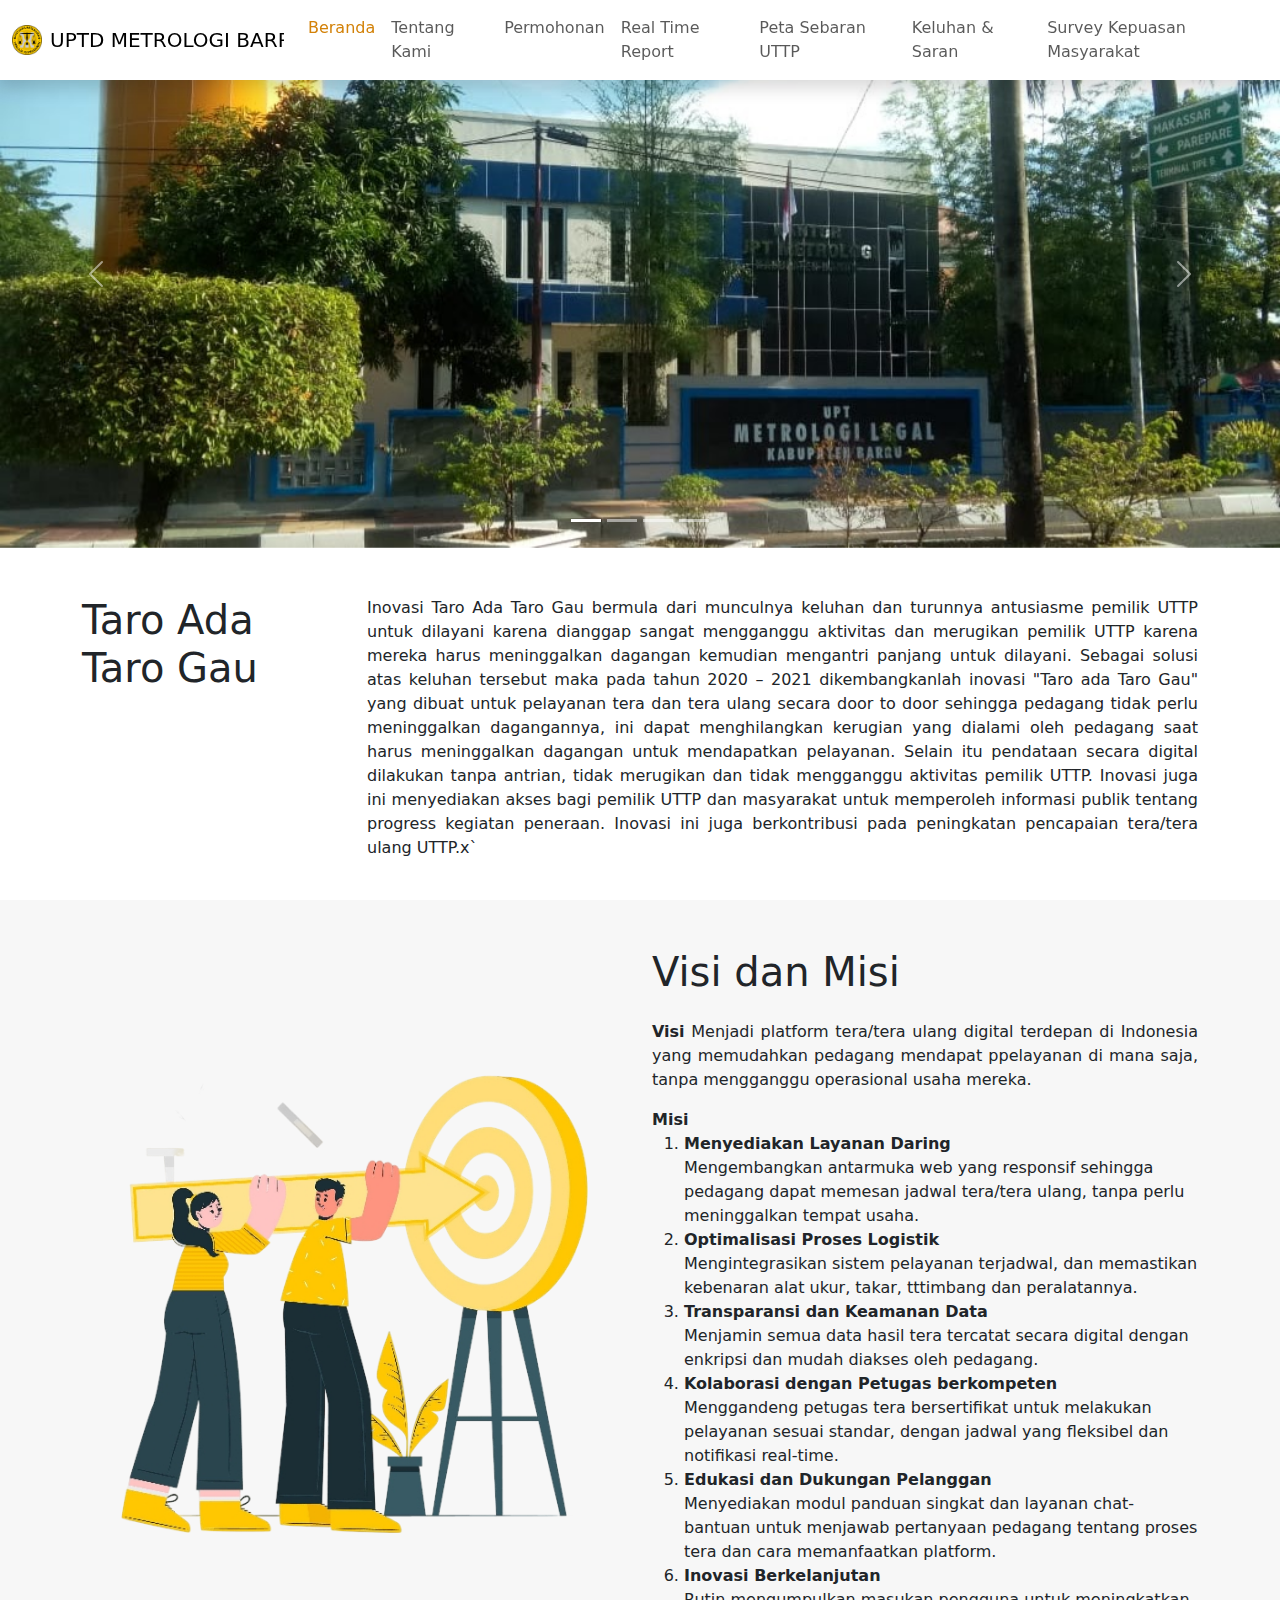
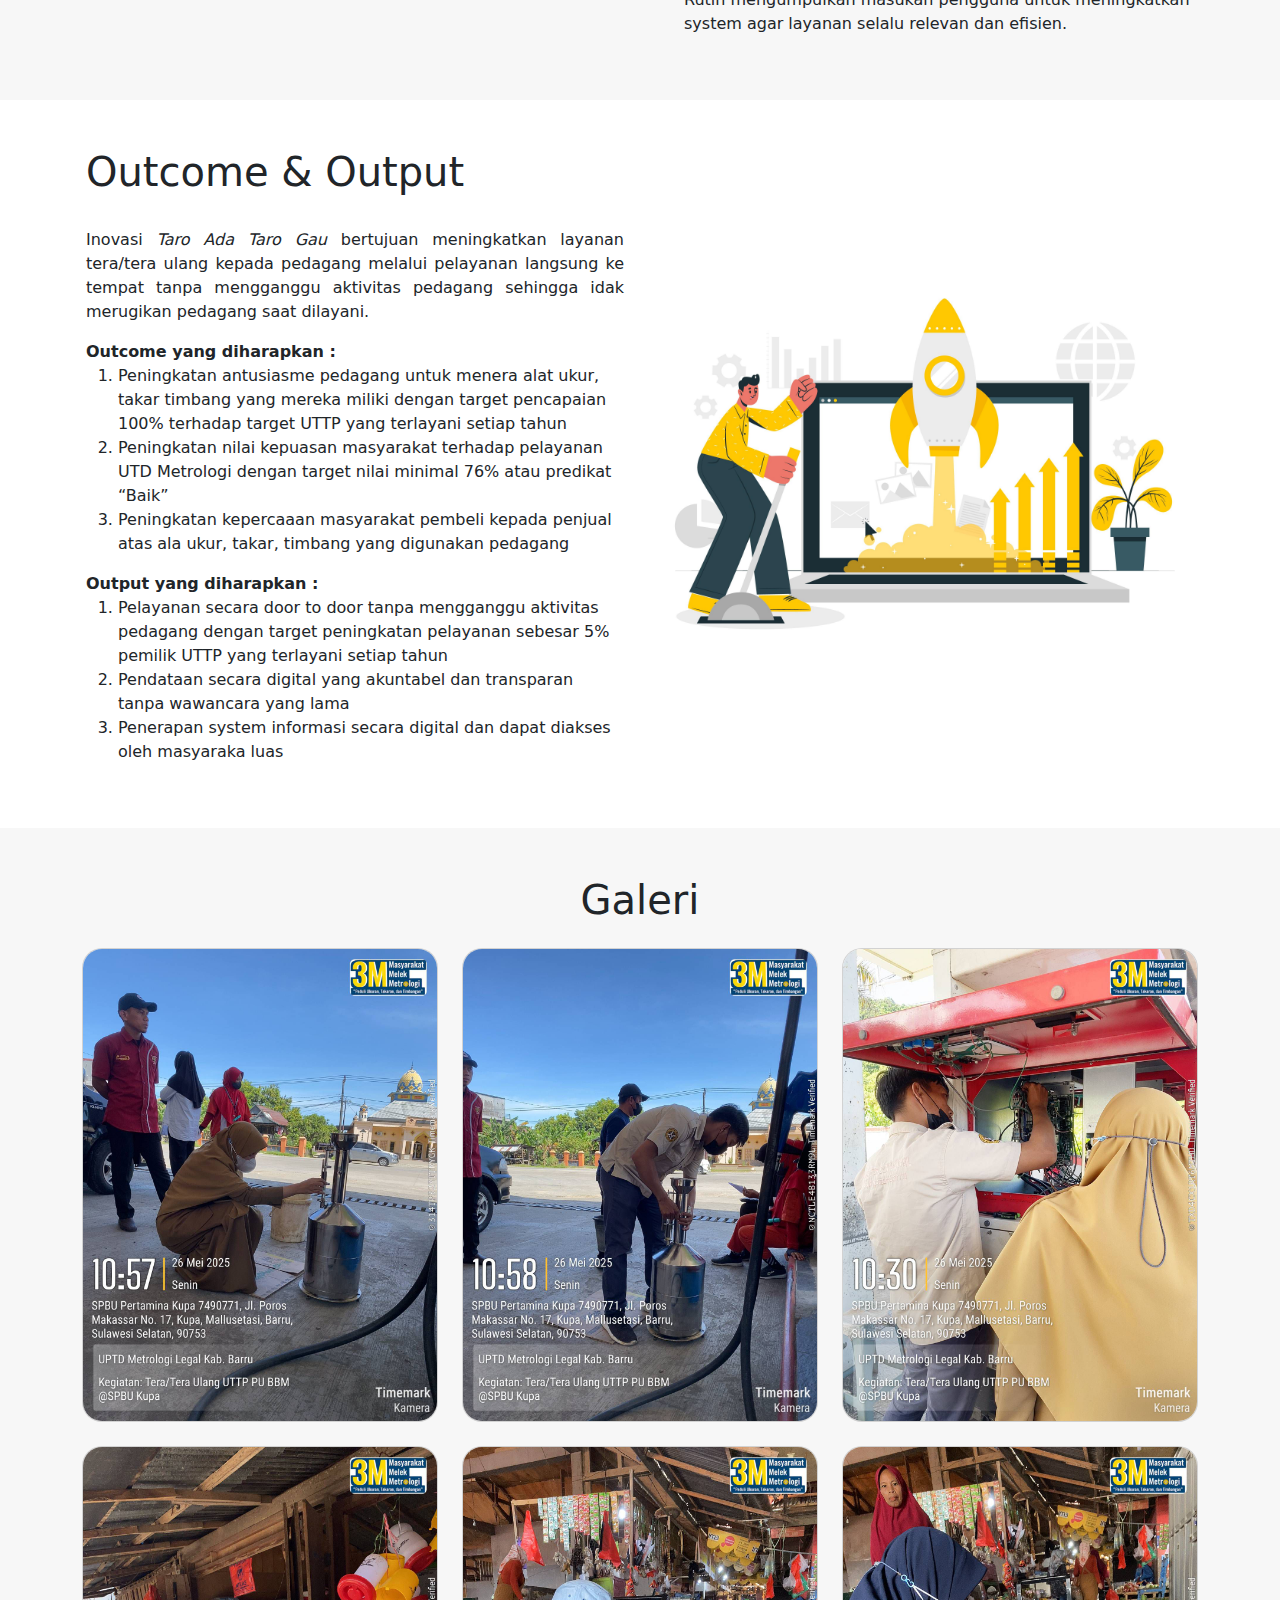
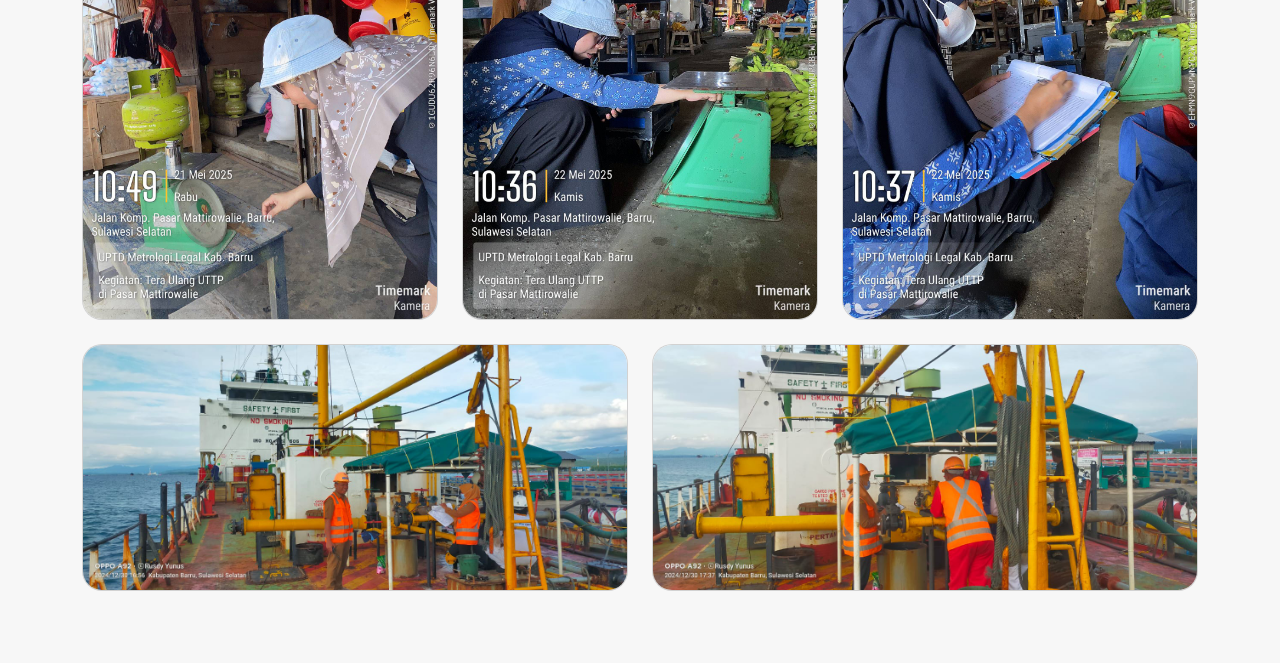
<file: index.html>
<!DOCTYPE html>
<html lang="en">

<head>
    <meta charset="UTF-8">
    <meta name="viewport" content="width=device-width, initial-scale=1.0">
    <title>UPTD METROLOGI BARRU</title>
    <link rel="shortcut icon" href="/metrologi.png" type="image/x-icon">
    <link rel="stylesheet" href="/bootstrap.min.css">
    <link rel="stylesheet" href="/style.css">
    <style>
        .card {
            transition: 0.2s !important;
            border-radius: 20px;
        }

        .card:hover {
            scale: 1.02;
        }
    </style>
</head>

<body>
    <!-- Navbar -->
    <nav class="navbar navbar-expand-xl bg-white shadow w-100" style="z-index: 9999; position: fixed;">
        <div class="container-fluid">
            <a class="navbar-brand d-flex align-items-center gap-2 text-truncate" href="#">
                <img src="/metrologi.png" alt="" style="height: 30px; width: 30px; object-fit: contain;">
                UPTD METROLOGI BARRU</a>
            <button class="navbar-toggler" type="button" data-bs-toggle="collapse"
                data-bs-target="#navbarSupportedContent" aria-controls="navbarSupportedContent" aria-expanded="false"
                aria-label="Toggle navigation">
                <span class="navbar-toggler-icon"></span>
            </button>

            <div class="collapse navbar-collapse" id="navbarSupportedContent">
                <ul class="navbar-nav ms-auto mb-2 mb-lg-0">
                    <li class="nav-item">
                        <a class="nav-link active" aria-current="page" href="/">Beranda</a>
                    </li>
                    <li class="nav-item">
                        <a class="nav-link" aria-current="page" href="/aboutus">Tentang Kami</a>
                    </li>
                    <li class="nav-item">
                        <a class="nav-link" aria-current="page" href="/permohonan">Permohonan</a>
                    </li>
                    <li class="nav-item">
                        <a class="nav-link" aria-current="page" href="/realtimereport">Real Time Report</a>
                    </li>
                    <li class="nav-item">
                        <a class="nav-link" aria-current="page" href="/petasebaranuttp">Peta Sebaran UTTP</a>
                    </li>
                    <li class="nav-item">
                        <a class="nav-link" aria-current="page" href="/keluhandansaran">Keluhan & Saran</a>
                    </li>
                    <li class="nav-item">
                        <a class="nav-link" aria-current="page" href="/surveykepuasanmasyarakat">Survey Kepuasan
                            Masyarakat</a>
                    </li>
                </ul>
            </div>
        </div>
    </nav>

    <!-- carousel -->
    <div id="carouselExampleCaptions" class="carousel slide pt-5">
        <div class="carousel-indicators">
            <button type="button" data-bs-target="#carouselExampleCaptions" data-bs-slide-to="0" class="active"
                aria-current="true" aria-label="Slide 1"></button>
            <button type="button" data-bs-target="#carouselExampleCaptions" data-bs-slide-to="1"
                aria-label="Slide 2"></button>
            <button type="button" data-bs-target="#carouselExampleCaptions" data-bs-slide-to="2"
                aria-label="Slide 3"></button>
            <button type="button" data-bs-target="#carouselExampleCaptions" data-bs-slide-to="3"
                aria-label="Slide 4"></button>
        </div>
        <div class="carousel-inner">
            <div class="carousel-item active">
                <img src="/bg1.jpg" loading="lazy" class="d-block w-100" alt="...">
            </div>
            <div class="carousel-item">
                <img src="/bg2.jpeg" loading="lazy" class="d-block w-100" alt="...">
            </div>
            <div class="carousel-item">
                <img src="/bg3.jpeg" loading="lazy" class="d-block w-100" alt="...">
            </div>
            <div class="carousel-item">
                <img src="/bg4.jpeg" loading="lazy" class="d-block w-100" alt="...">
            </div>
        </div>
        <button class="carousel-control-prev" type="button" data-bs-target="#carouselExampleCaptions"
            data-bs-slide="prev">
            <span class="carousel-control-prev-icon" aria-hidden="true"></span>
            <span class="visually-hidden">Previous</span>
        </button>
        <button class="carousel-control-next" type="button" data-bs-target="#carouselExampleCaptions"
            data-bs-slide="next">
            <span class="carousel-control-next-icon" aria-hidden="true"></span>
            <span class="visually-hidden">Next</span>
        </button>
    </div>

    <div class="container mt-5 mb-4">
        <div class="row ">
            <div class="col-md-3">
                <h1>Taro Ada <br>
                    Taro Gau</h1>
            </div>
            <div class="col">
                <div>
                    <p style="text-align: justify;">Inovasi Taro Ada Taro Gau bermula dari munculnya keluhan dan
                        turunnya antusiasme pemilik UTTP
                        untuk dilayani
                        karena dianggap sangat mengganggu aktivitas dan merugikan pemilik UTTP karena mereka harus
                        meninggalkan
                        dagangan kemudian mengantri panjang untuk dilayani. Sebagai solusi atas keluhan tersebut maka
                        pada tahun
                        2020 – 2021 dikembangkanlah inovasi "Taro ada Taro Gau" yang dibuat untuk pelayanan tera dan
                        tera ulang
                        secara door to door sehingga pedagang tidak perlu meninggalkan dagangannya, ini dapat
                        menghilangkan kerugian
                        yang dialami oleh pedagang saat harus meninggalkan dagangan untuk mendapatkan pelayanan. Selain
                        itu
                        pendataan secara digital dilakukan tanpa antrian, tidak merugikan dan tidak mengganggu aktivitas
                        pemilik
                        UTTP. Inovasi juga ini menyediakan akses bagi pemilik UTTP dan masyarakat untuk memperoleh
                        informasi publik
                        tentang progress kegiatan peneraan. Inovasi ini juga berkontribusi pada peningkatan pencapaian
                        tera/tera
                        ulang UTTP.x`</p>

                </div>
            </div>
        </div>
    </div>

    <div style="background-color: rgb(247, 247, 247);">
        <div class="container py-5">
            <div class="row">
                <div class="col-md-6 d-flex align-items-center justify-content-center">
                    <img src="/goal2.png" loading="lazy"
                        style="max-height: 500px; width: 100%; object-fit: cover; object-position: center;" alt=""
                        srcset="">
                </div>
                <div class="col-md-6">
                    <h1>Visi dan Misi</h1>
                    <div class="mt-4">

                        <p style="text-align: justify;"><b>Visi</b>
                            Menjadi platform tera/tera ulang digital terdepan di Indonesia yang memudahkan pedagang
                            mendapat
                            ppelayanan
                            di mana saja, tanpa mengganggu operasional usaha mereka. <br>
                        </p>


                        <b>Misi</b>
                        <ol>
                            <li>
                                <b>Menyediakan Layanan Daring</b>
                                <br>
                                Mengembangkan antarmuka web yang responsif sehingga pedagang dapat memesan jadwal
                                tera/tera
                                ulang, tanpa
                                perlu meninggalkan tempat usaha.
                            </li>
                            <li>
                                <b>Optimalisasi Proses Logistik</b>
                                <br>
                                Mengintegrasikan sistem pelayanan terjadwal, dan memastikan kebenaran alat ukur, takar,
                                tttimbang dan
                                peralatannya.
                            </li>
                            <li>
                                <b>Transparansi dan Keamanan Data</b>
                                <br>
                                Menjamin semua data hasil tera tercatat secara digital dengan enkripsi dan mudah diakses
                                oleh pedagang.
                            </li>
                            <li>
                                <b>Kolaborasi dengan Petugas berkompeten</b>
                                <br>
                                Menggandeng petugas tera bersertifikat untuk melakukan pelayanan sesuai standar, dengan
                                jadwal yang
                                fleksibel dan notifikasi real-time.
                            </li>
                            <li>
                                <b>Edukasi dan Dukungan Pelanggan</b>
                                <br>
                                Menyediakan modul panduan singkat dan layanan chat-bantuan untuk menjawab pertanyaan
                                pedagang
                                tentang
                                proses tera dan cara memanfaatkan platform.
                            </li>
                            <li>
                                <b>Inovasi Berkelanjutan</b>
                                <br>
                                Rutin mengumpulkan masukan pengguna untuk meningkatkan system agar layanan selalu
                                relevan
                                dan efisien.
                            </li>
                        </ol>
                    </div>
                </div>
            </div>
        </div>

    </div>
    <div class="container pb-5 mt-5">
        <div class="row">
            <div class="col-md-6 p-0 m-0 d-flex align-items-center justify-content-center order-1 order-md-2">
                <img src="/output.jpg" loading="lazy"
                    style="max-height: 500px; width: 100%; object-fit: cover; object-position: center;" alt=""
                    srcset="">
            </div>
            <div class="col-md-6 px-3 d-flex flex-column justify-content-center order-2 order-md-1">
                <h1 class="">Outcome & Output</h1>
                <p class="mt-4" style="text-align: justify;">
                    Inovasi <i>Taro Ada Taro Gau</i> bertujuan meningkatkan layanan tera/tera ulang kepada pedagang
                    melalui
                    pelayanan langsung ke tempat tanpa mengganggu aktivitas pedagang sehingga idak merugikan
                    pedagang
                    saat dilayani.
                </p>

                <b>Outcome yang diharapkan :</b>

                <ol>
                    <li>
                        Peningkatan antusiasme pedagang untuk menera alat ukur, takar timbang yang mereka miliki
                        dengan
                        target pencapaian 100% terhadap target UTTP yang terlayani setiap tahun
                    </li>
                    <li>
                        Peningkatan nilai kepuasan masyarakat terhadap pelayanan UTD Metrologi dengan target nilai
                        minimal 76% atau predikat “Baik”
                    </li>
                    <li>
                        Peningkatan kepercaaan masyarakat pembeli kepada penjual atas ala ukur, takar, timbang yang
                        digunakan pedagang
                    </li>
                </ol>

                <b>Output yang diharapkan :</b>
                <ol>
                    <li>
                        Pelayanan secara door to door tanpa mengganggu aktivitas pedagang dengan target peningkatan
                        pelayanan sebesar 5% pemilik UTTP yang terlayani setiap tahun
                    </li>
                    <li>
                        Pendataan secara digital yang akuntabel dan transparan tanpa wawancara yang lama
                    </li>
                    <li>
                        Penerapan system informasi secara digital dan dapat diakses oleh masyaraka luas
                    </li>
                </ol>

            </div>
        </div>
    </div>

    <div style="background-color: rgb(247, 247, 247);">
        <div class="container py-5">
            <h1 class="text-center">Galeri</h1>
            <div class="mt-4">
                <div class="row">
                    <div class="col-md-6 col-lg-4 mb-4">
                        <div class="card overflow-hidden">
                            <img class="card-img-top" src="/gl1.jpeg" loading="lazy" />
                        </div>
                    </div>
                    <div class="col-md-6 col-lg-4 mb-4">
                        <div class="card overflow-hidden">
                            <img class="card-img-top" src="/gl2.jpeg" loading="lazy" />
                        </div>
                    </div>
                    <div class="col-md-6 col-lg-4 mb-4">
                        <div class="card overflow-hidden">
                            <img class="card-img-top" src="/gl3.jpeg" loading="lazy" />
                        </div>
                    </div>
                    <div class="col-md-6 col-lg-4 mb-4">
                        <div class="card overflow-hidden">
                            <img class="card-img-top" src="/gl4.jpeg" loading="lazy" />
                        </div>
                    </div>
                    <div class="col-md-6 col-lg-4 mb-4">
                        <div class="card overflow-hidden">
                            <img class="card-img-top" src="/gl5.jpeg" loading="lazy" />
                        </div>
                    </div>
                    <div class="col-md-6 col-lg-4 mb-4">
                        <div class="card overflow-hidden">
                            <img class="card-img-top" src="/gl6.jpeg" loading="lazy" />
                        </div>
                    </div>
                    <div class="col-md-6 mb-4">
                        <div class="card overflow-hidden">
                            <img class="card-img-top" src="/gl7.jpeg" loading="lazy" />
                        </div>
                    </div>
                    <div class="col-md-6 mb-4">
                        <div class="card overflow-hidden">
                            <img class="card-img-top" src="/gl8.jpeg" loading="lazy" />
                        </div>
                    </div>
                </div>
            </div>
        </div>
    </div>
    <script src="/bootstrap.min.js"></script>
    <script src="/jquery.js"></script>
</body>

</html>
</file>
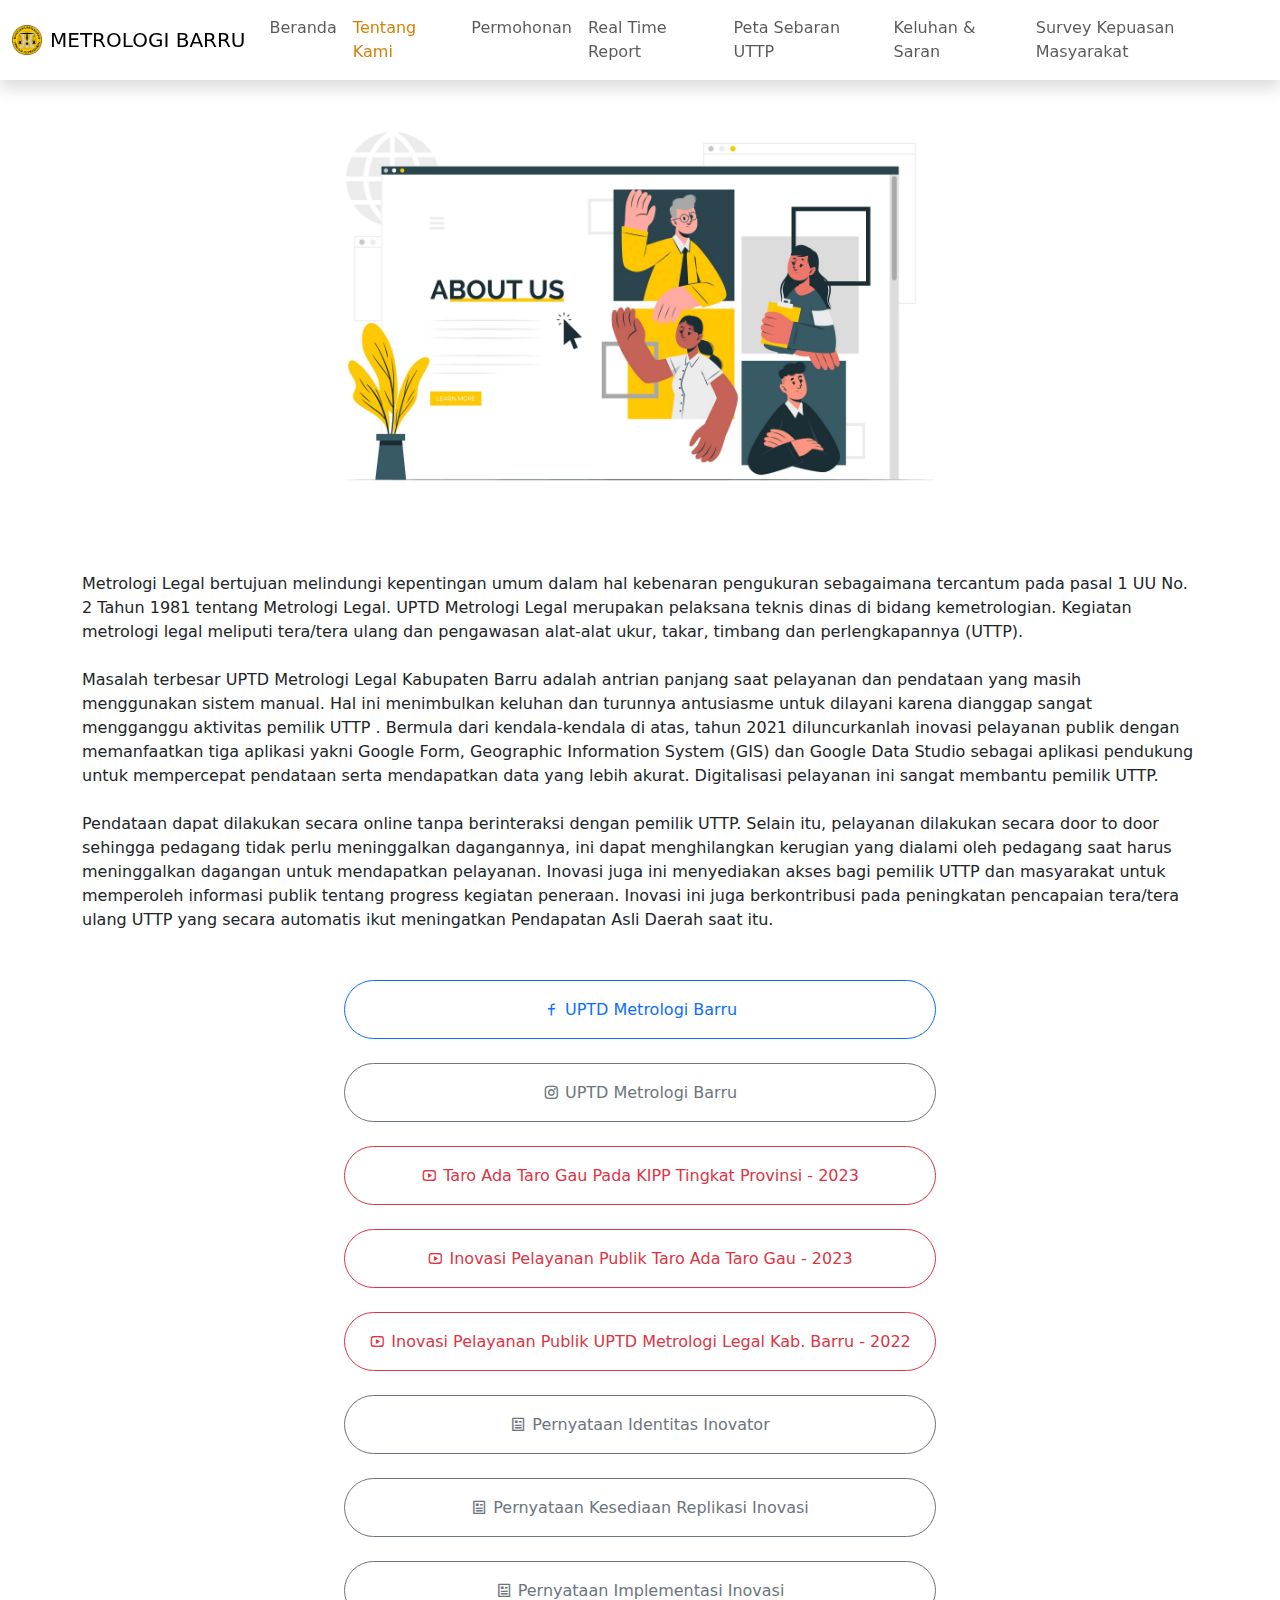
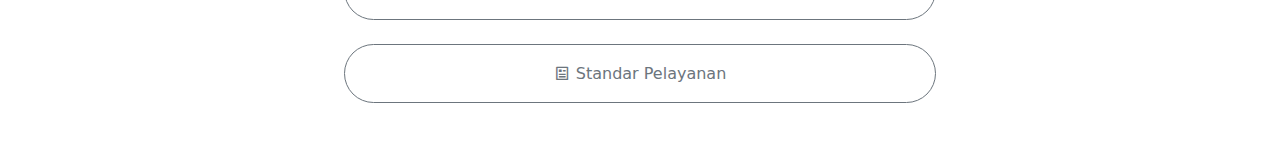
<file: aboutus/index.html>
<!DOCTYPE html>
<html lang="en">

<head>
    <meta charset="UTF-8">
    <meta name="viewport" content="width=device-width, initial-scale=1.0">
    <title>Tentang Kami</title>
    <link rel="shortcut icon" href="/metrologi.png" type="image/x-icon">
    <link rel="stylesheet" href="/bootstrap.min.css">
    <link rel="stylesheet" href="/style.css">
    <link rel="stylesheet" href="/remixicon.css">
</head>

<body>


    <!-- Navbar -->
    <nav class="navbar navbar-expand-xl bg-white shadow w-100" style="z-index: 99; position: fixed;">
        <div class="container-fluid">
            <a class="navbar-brand d-flex align-items-center gap-2" href="#">
                <img src="/metrologi.png" alt="" style="height: 30px; width: 30px; object-fit: contain;">
                METROLOGI BARRU</a>
            <button class="navbar-toggler" type="button" data-bs-toggle="collapse"
                data-bs-target="#navbarSupportedContent" aria-controls="navbarSupportedContent" aria-expanded="false"
                aria-label="Toggle navigation">
                <span class="navbar-toggler-icon"></span>
            </button>

            <div class="collapse navbar-collapse" id="navbarSupportedContent">
                <ul class="navbar-nav ms-auto mb-2 mb-lg-0">

                    <li class="nav-item">
                        <a class="nav-link" aria-current="page" href="/">Beranda</a>
                    </li>
                    <li class="nav-item">
                        <a class="nav-link active" aria-current="page" href="/aboutus">Tentang Kami</a>
                    </li>
                    <li class="nav-item">
                        <a class="nav-link" aria-current="page" href="/permohonan">Permohonan</a>
                    </li>
                    <li class="nav-item">
                        <a class="nav-link" aria-current="page" href="/realtimereport">Real Time Report</a>
                    </li>
                    <li class="nav-item">
                        <a class="nav-link" aria-current="page" href="/petasebaranuttp">Peta Sebaran UTTP</a>
                    </li>
                    <li class="nav-item">
                        <a class="nav-link" aria-current="page" href="/keluhandansaran">Keluhan & Saran</a>
                    </li>
                    <li class="nav-item">
                        <a class="nav-link" aria-current="page" href="/surveykepuasanmasyarakat">Survey Kepuasan
                            Masyarakat</a>
                    </li>
                </ul>
            </div>
        </div>
    </nav>

    <div class="container pt-5">
        <div class="d-flex justify-content-center w-100 align-items-center">
            <img src="/about.jpg" class="pt-5"
                style="max-height: 500px; width: 100%; object-fit:contain; object-position: center;" alt="">

        </div>
        <div>
            <!-- <h1 class="">Tentang Kami</h1> -->
            <p class="mt-4">Metrologi Legal bertujuan melindungi kepentingan umum dalam hal kebenaran pengukuran
                sebagaimana tercantum pada pasal 1 UU No. 2 Tahun 1981 tentang Metrologi Legal. UPTD Metrologi Legal
                merupakan pelaksana teknis dinas di bidang kemetrologian. Kegiatan metrologi legal meliputi tera/tera
                ulang dan pengawasan alat-alat ukur, takar, timbang dan perlengkapannya (UTTP).
                <br>
                <br>
                Masalah terbesar UPTD Metrologi Legal Kabupaten Barru adalah antrian panjang saat pelayanan dan
                pendataan yang masih menggunakan sistem manual. Hal ini menimbulkan keluhan dan turunnya antusiasme
                untuk dilayani karena dianggap sangat mengganggu aktivitas pemilik UTTP . Bermula dari kendala-kendala
                di atas, tahun 2021 diluncurkanlah inovasi pelayanan publik dengan memanfaatkan tiga aplikasi yakni
                Google Form, Geographic Information System (GIS) dan Google Data Studio sebagai aplikasi pendukung untuk
                mempercepat pendataan serta mendapatkan data yang lebih akurat. Digitalisasi pelayanan ini sangat
                membantu pemilik UTTP.
                <br><br>
                Pendataan dapat dilakukan secara online tanpa berinteraksi dengan pemilik UTTP. Selain itu, pelayanan
                dilakukan secara door to door sehingga pedagang tidak perlu meninggalkan dagangannya, ini dapat
                menghilangkan kerugian yang dialami oleh pedagang saat harus meninggalkan dagangan untuk mendapatkan
                pelayanan. Inovasi juga ini menyediakan akses bagi pemilik UTTP dan masyarakat untuk memperoleh
                informasi publik tentang progress kegiatan peneraan. Inovasi ini juga berkontribusi pada peningkatan
                pencapaian tera/tera ulang UTTP yang secara automatis ikut meningatkan Pendapatan Asli Daerah saat itu.
            </p>


        </div>

        <div class="w-100 d-flex justify-content-center mt-4">
            <div class="d-flex flex-column mb-5" style="max-width: 600px;">
                <a href="https://www.facebook.com/share/r/1E5Kn5rrVn/" target="_blank"
                    class="mt-4 btn btn-outline-primary py-3 px-4 rounded-5">
                    <i class="ri-facebook-line"></i>
                    UPTD Metrologi Barru</a>
                <a href="https://www.instagram.com/metrologi_barru/?igsh=MWxpMW10Z2o2Y3N1bA%3D%3D#" target="_blank"
                    class="mt-4 btn btn-outline-secondary py-3 px-4 rounded-5">
                    <i class="ri-instagram-line"></i>
                    UPTD Metrologi Barru</a>
                <a href="https://www.youtube.com/watch?v=fIM-nUDiy0c&ab_channel=TatalaksanaProv.Sulsel" target="_blank"
                    class="mt-4 btn btn-outline-danger py-3 px-4 rounded-5">
                    <i class="ri-youtube-line"></i>
                    Taro Ada Taro Gau Pada KIPP Tingkat Provinsi - 2023</a>

                <a href="https://www.youtube.com/watch?v=P8Nk9ygme5E&ab_channel=UPTDMetrologiLegalBarru" target="_blank"
                    class="mt-4 btn btn-outline-danger py-3 px-4 rounded-5">
                    <i class="ri-youtube-line"></i>
                    Inovasi Pelayanan Publik Taro Ada Taro Gau - 2023</a>


                <a href="https://www.youtube.com/watch?v=XrmcBcylL40&ab_channel=UPTDMetrologiLegalBarru" target="_blank"
                    class="mt-4 btn btn-outline-danger py-3 px-4 rounded-5">
                    <i class="ri-youtube-line"></i>
                    Inovasi Pelayanan Publik UPTD Metrologi Legal Kab. Barru - 2022</a>
                <a href="/Pernyataan identitas inovator.pdf" target="_blank"
                    class="mt-4 btn btn-outline-secondary py-3 px-4 rounded-5">
                    <i class="ri-article-line"></i>
                    Pernyataan Identitas Inovator</a>
                <a href="/pernyataan kesediaan replikasi inovasi .pdf" target="_blank"
                    class="mt-4 btn btn-outline-secondary py-3 px-4 rounded-5">
                    <i class="ri-article-line"></i>
                    Pernyataan Kesediaan Replikasi Inovasi</a>
                <a href="/Pernyataan implementasi inovasi.pdf" target="_blank"
                    class="mt-4 btn btn-outline-secondary py-3 px-4 rounded-5">
                    <i class="ri-article-line"></i>
                    Pernyataan Implementasi Inovasi</a>
                <a href="https://drive.google.com/drive/folders/1m3dCDhGvqXYgLF-NHUVrx4iKndC8EK4H" target="_blank"
                    class="mt-4 btn btn-outline-secondary py-3 px-4 rounded-5">
                    <i class="ri-article-line"></i>
                    Standar Pelayanan</a>
            </div>

        </div>

    </div>

    <script src="/bootstrap.min.js"></script>
</body>

</html>
</file>
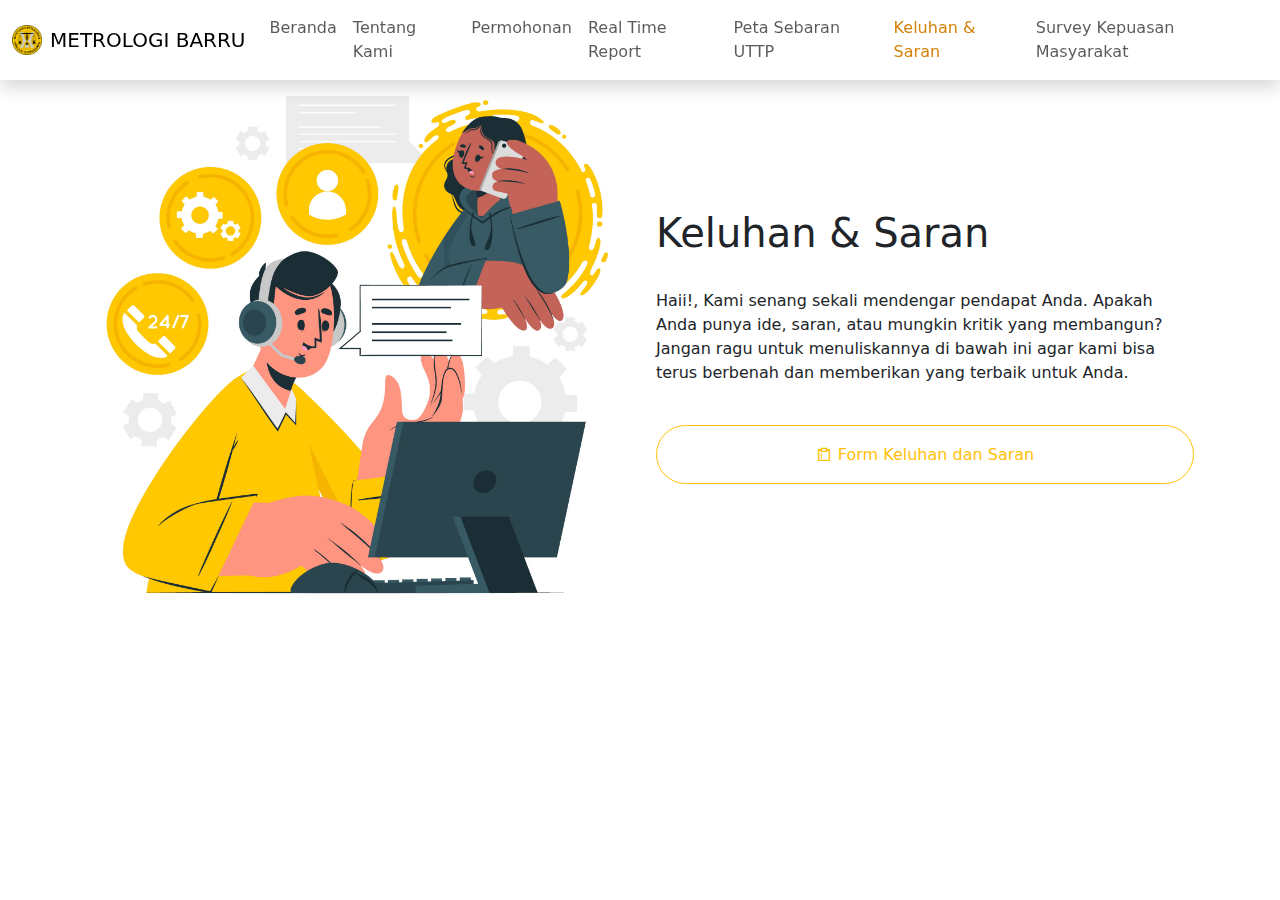
<file: keluhandansaran/index.html>
<!DOCTYPE html>
<html lang="en">

<head>
    <meta charset="UTF-8">
    <meta name="viewport" content="width=device-width, initial-scale=1.0">
    <title>Keluhan Dan Saran</title>
    <link rel="shortcut icon" href="/metrologi.png" type="image/x-icon">
    <link rel="stylesheet" href="/bootstrap.min.css">
    <link rel="stylesheet" href="/style.css">
    <link rel="stylesheet" href="/remixicon.css">
</head>

<body>
    <div class="modal fade" id="exampleModal" tabindex="-1" aria-hidden="true">
        <div class="modal-dialog modal-dialog-centered modal-lg">
            <div class="modal-content rounded-4 overflow-hidden">
                <div class="modal-header p-3 m-0">
                    <button type="button" class="btn-close rounded-5 ms-auto me-2 w-fit" data-bs-dismiss="modal"
                        aria-label="Close">
                    </button>
                </div>
                <div class="modal-body p-0 m-0">
                    <div class="d-flex flex-column">
                        <iframe class="w-100" style="height: 82dvh;"
                            src="https://docs.google.com/forms/d/e/1FAIpQLScA74hShM3K4gMA0nO0PjEIelSAKnjTIELwClxVVksyKctDQQ/viewform?embedded=true"
                            frameborder="0" marginheight="0" marginwidth="0">Memuat…</iframe>
                    </div>
                </div>
            </div>
        </div>
    </div>
    <!-- Navbar -->
    <nav class="navbar navbar-expand-xl bg-white shadow w-100" style="z-index: 99; position: fixed;">
        <div class="container-fluid">
            <a class="navbar-brand d-flex align-items-center gap-2" href="#">
                <img src="/metrologi.png" alt="" style="height: 30px; width: 30px; object-fit: contain;">
                METROLOGI BARRU</a>
            <button class="navbar-toggler" type="button" data-bs-toggle="collapse"
                data-bs-target="#navbarSupportedContent" aria-controls="navbarSupportedContent" aria-expanded="false"
                aria-label="Toggle navigation">
                <span class="navbar-toggler-icon"></span>
            </button>

            <div class="collapse navbar-collapse" id="navbarSupportedContent">
                <ul class="navbar-nav ms-auto mb-2 mb-lg-0">

                    <li class="nav-item">
                        <a class="nav-link" aria-current="page" href="/">Beranda</a>
                    </li>
                    <li class="nav-item">
                        <a class="nav-link" aria-current="page" href="/aboutus">Tentang Kami</a>
                    </li>
                    <li class="nav-item">
                        <a class="nav-link" aria-current="page" href="/permohonan">Permohonan</a>
                    </li>
                    <li class="nav-item">
                        <a class="nav-link" aria-current="page" href="/realtimereport">Real Time Report</a>
                    </li>
                    <li class="nav-item">
                        <a class="nav-link" aria-current="page" href="/petasebaranuttp">Peta Sebaran UTTP</a>
                    </li>
                    <li class="nav-item">
                        <a class="nav-link active" aria-current="page" href="/keluhandansaran">Keluhan & Saran</a>
                    </li>
                    <li class="nav-item">
                        <a class="nav-link" aria-current="page" href="/surveykepuasanmasyarakat">Survey Kepuasan
                            Masyarakat</a>
                    </li>
                </ul>
            </div>
        </div>
    </nav>

    <div class="container pt-5 mb-4">
        <div class="row mt-5">
            <div class="col-md-6 p-0 m-0">
                <img src="/service2.jpg"
                    style="max-height: 500px; width: 100%; object-fit: cover; object-position: center;" alt=""
                    srcset="">
            </div>
            <div class="col-md-6 px-3 d-flex flex-column justify-content-center">
                <h1 class="">Keluhan & Saran</h1>
                <p class="mt-4">Haii!, Kami senang sekali mendengar pendapat Anda. Apakah Anda punya ide, saran, atau
                    mungkin kritik yang membangun? Jangan ragu untuk menuliskannya di bawah ini agar kami bisa terus
                    berbenah dan memberikan yang terbaik untuk Anda.</p>
                <button class="mt-4 btn btn-outline-warning py-3 px-4 rounded-5" data-bs-toggle="modal"
                    data-bs-target="#exampleModal"><i class="ri-survey-line"></i> Form Keluhan dan Saran</button>
            </div>
        </div>

    </div>


    </div>
    <script src="/bootstrap.min.js"></script>
</body>

</html>
</file>
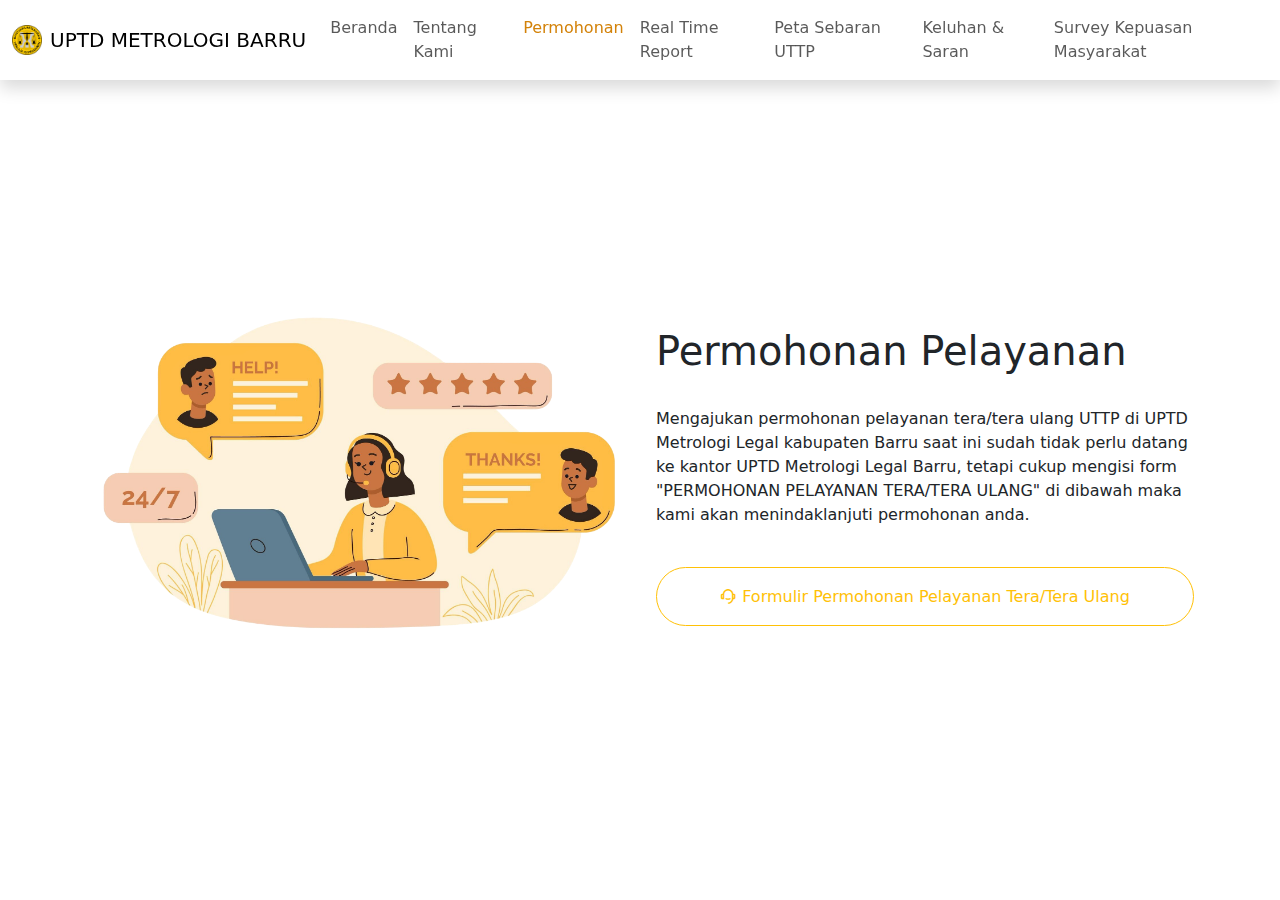
<file: permohonan/index.html>
<!DOCTYPE html>
<html lang="en">

<head>
    <meta charset="UTF-8">
    <meta name="viewport" content="width=device-width, initial-scale=1.0">
    <title>Permohonan</title>
    <link rel="shortcut icon" href="/metrologi.png" type="image/x-icon">
    <link rel="stylesheet" href="/bootstrap.min.css">
    <link rel="stylesheet" href="/style.css">
    <link rel="stylesheet" href="/remixicon.css">
</head>

<body>


    <!-- Navbar -->
    <nav class="navbar navbar-expand-xl bg-white shadow w-100" style="z-index: 99; position: fixed;">
        <div class="container-fluid">
            <a class="navbar-brand d-flex align-items-center gap-2" href="#">
                <img src="/metrologi.png" alt="" style="height: 30px; width: 30px; object-fit: contain;">
                UPTD METROLOGI BARRU</a>
            <button class="navbar-toggler" type="button" data-bs-toggle="collapse"
                data-bs-target="#navbarSupportedContent" aria-controls="navbarSupportedContent" aria-expanded="false"
                aria-label="Toggle navigation">
                <span class="navbar-toggler-icon"></span>
            </button>

            <div class="collapse navbar-collapse" id="navbarSupportedContent">
                <ul class="navbar-nav ms-auto mb-2 mb-lg-0">

                    <li class="nav-item">
                        <a class="nav-link" aria-current="page" href="/">Beranda</a>
                    </li>
                    <li class="nav-item">
                        <a class="nav-link" aria-current="page" href="/aboutus">Tentang Kami</a>
                    </li>
                    <li class="nav-item">
                        <a class="nav-link active" aria-current="page" href="/permohonan">Permohonan</a>
                    </li>
                    <li class="nav-item">
                        <a class="nav-link" aria-current="page" href="/realtimereport">Real Time Report</a>
                    </li>
                    <li class="nav-item">
                        <a class="nav-link" aria-current="page" href="/petasebaranuttp">Peta Sebaran UTTP</a>
                    </li>
                    <li class="nav-item">
                        <a class="nav-link" aria-current="page" href="/keluhandansaran">Keluhan & Saran</a>
                    </li>
                    <li class="nav-item">
                        <a class="nav-link" aria-current="page" href="/surveykepuasanmasyarakat">Survey Kepuasan
                            Masyarakat</a>
                    </li>
                </ul>
            </div>
        </div>
    </nav>

    <div class="container pt-5">
        <div class="d-flex align-items-center" style="height: 90dvh;">
            <div class="row mt-5">
                <div class="col-md-6 p-0 m-0">
                    <img src="/customer2.png"
                        style="max-height: 500px; width: 100%; object-fit: cover; object-position: center;" alt="">
                </div>
                <div class="col-md-6 px-3 d-flex flex-column justify-content-center">
                    <h1 class="">Permohonan Pelayanan</h1>
                    <p class="mt-4">Mengajukan permohonan pelayanan tera/tera ulang UTTP di UPTD Metrologi Legal kabupaten
                        Barru saat ini sudah tidak perlu datang ke kantor UPTD Metrologi Legal Barru, tetapi cukup mengisi
                        form "PERMOHONAN PELAYANAN TERA/TERA ULANG" di dibawah maka kami akan menindaklanjuti permohonan
                        anda.</p>
                    <a href="https://docs.google.com/forms/d/e/1FAIpQLSe-9TnF2PWlej3O-rB47K37BjnHLneu4bGPPpAjHhZELUw7Rw/viewform"
                        target="_blank" class="mt-4 btn btn-outline-warning py-3 px-4 rounded-5">
                        <i class="ri-customer-service-2-line"></i>
                        Formulir Permohonan Pelayanan Tera/Tera Ulang</a>
    
                </div>
            </div>
        </div>

    </div>


    </div>
    <script src="/bootstrap.min.js"></script>
</body>

</html>
</file>
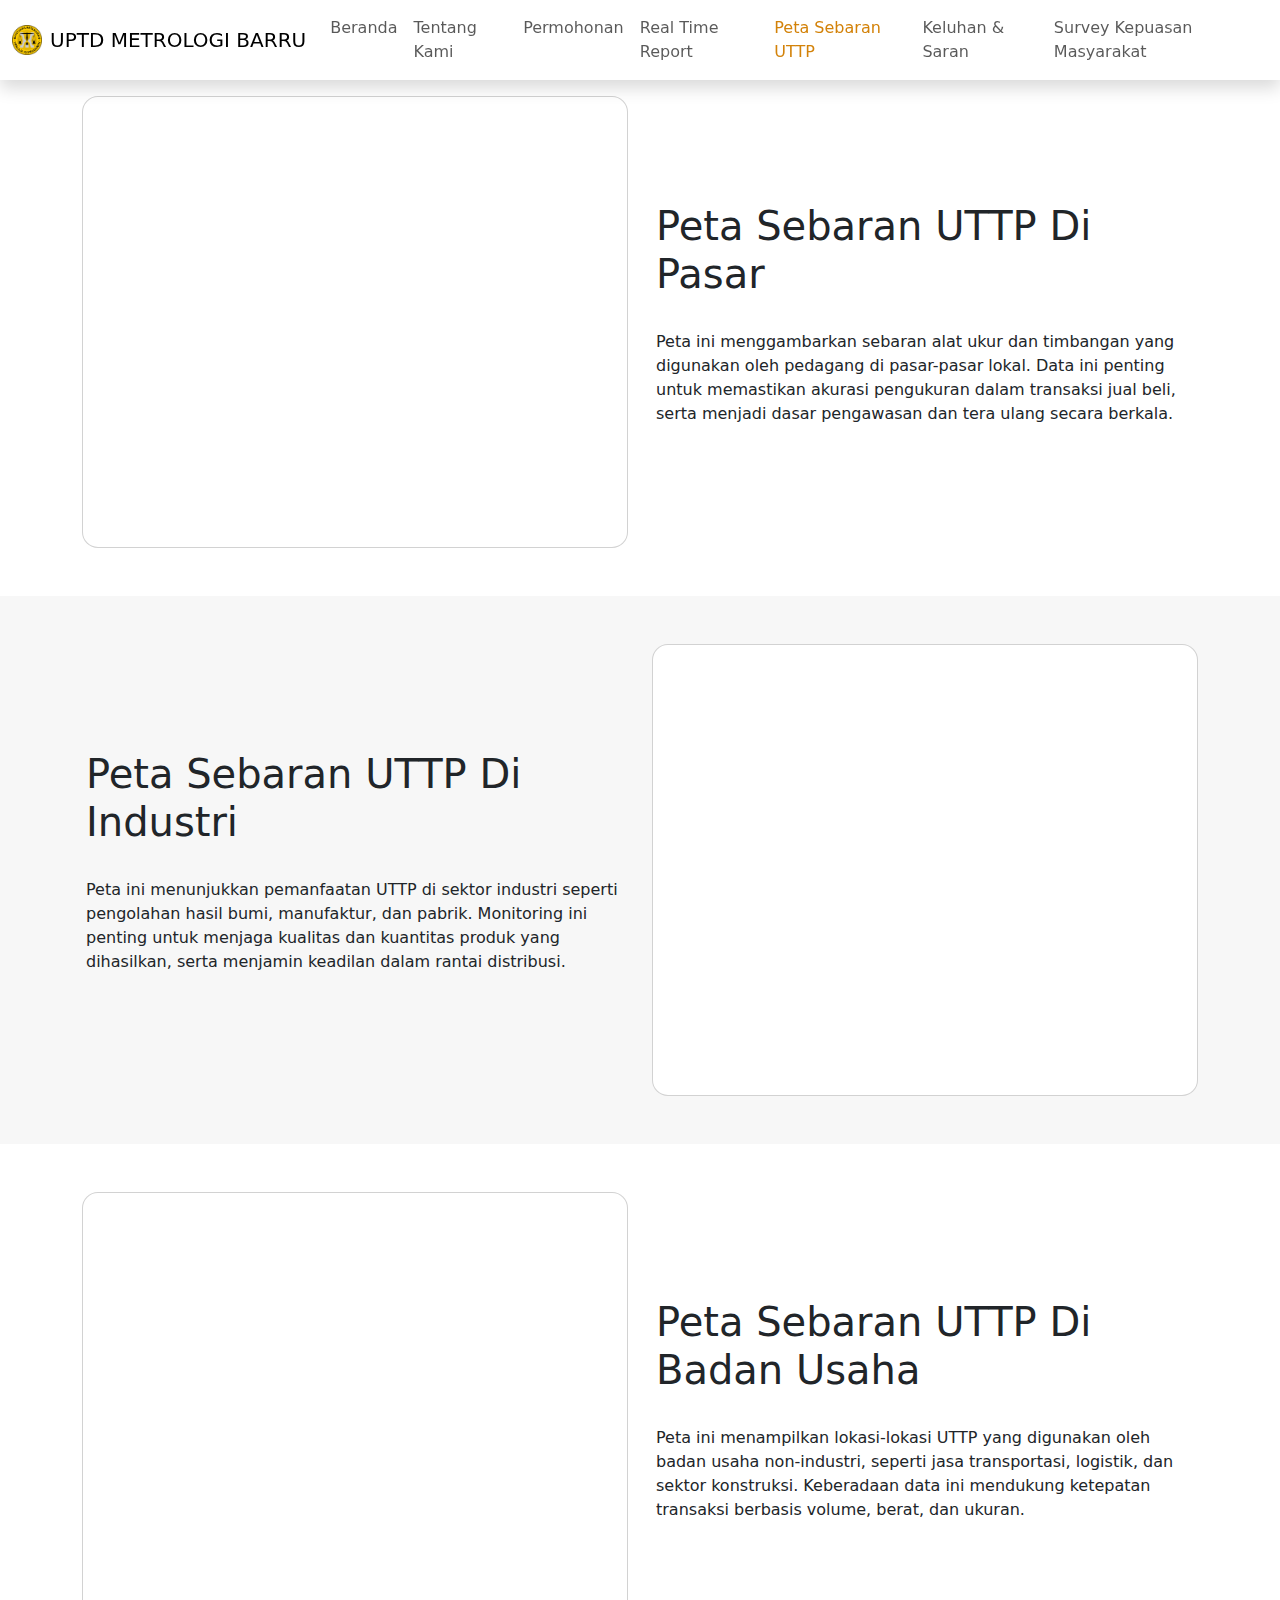
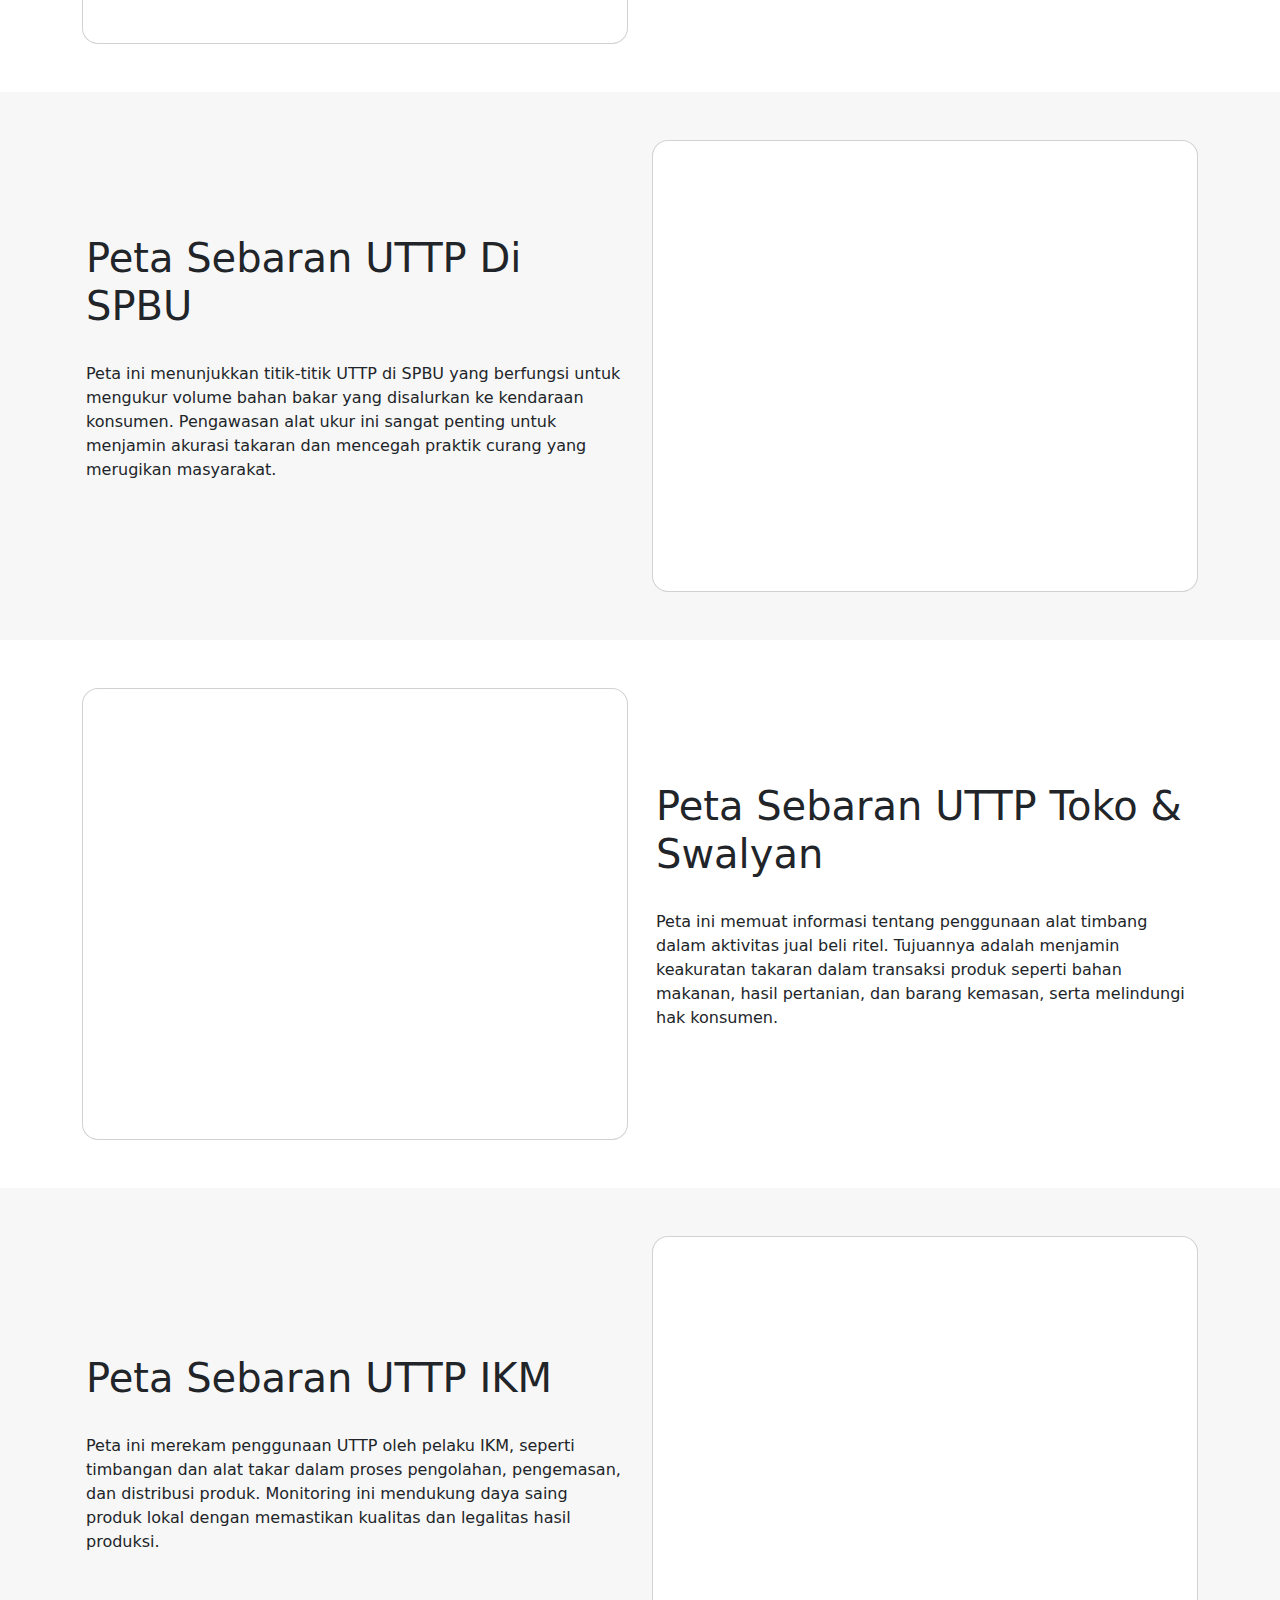
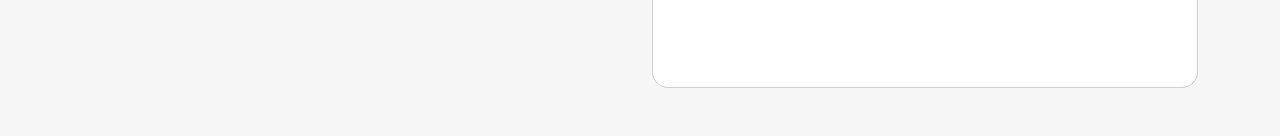
<file: petasebaranuttp/index.html>
<!DOCTYPE html>
<html lang="en">

<head>
    <meta charset="UTF-8">
    <meta name="viewport" content="width=device-width, initial-scale=1.0">
    <title>Peta Sebaran UTTP</title>
    <link rel="shortcut icon" href="/metrologi.png" type="image/x-icon">
    <link rel="stylesheet" href="/bootstrap.min.css">
    <link rel="stylesheet" href="/style.css">
    <link rel="stylesheet" href="/remixicon.css">
</head>

<body>
    <!-- Navbar -->
    <nav class="navbar navbar-expand-xl bg-white shadow w-100" style="z-index: 9999; position: fixed; top: 0px;">
        <div class="container-fluid">
            <a class="navbar-brand d-flex align-items-center gap-2" href="#">
                <img src="/metrologi.png" alt="" style="height: 30px; width: 30px; object-fit: contain;">
                UPTD METROLOGI BARRU</a>
            <button class="navbar-toggler" type="button" data-bs-toggle="collapse"
                data-bs-target="#navbarSupportedContent" aria-controls="navbarSupportedContent" aria-expanded="false"
                aria-label="Toggle navigation">
                <span class="navbar-toggler-icon"></span>
            </button>

            <div class="collapse navbar-collapse" id="navbarSupportedContent">
                <ul class="navbar-nav ms-auto mb-2 mb-lg-0">
                    <li class="nav-item">
                        <a class="nav-link" aria-current="page" href="/">Beranda</a>
                    </li>
                    <li class="nav-item">
                        <a class="nav-link" aria-current="page" href="/aboutus">Tentang Kami</a>
                    </li>
                    <li class="nav-item">
                        <a class="nav-link" aria-current="page" href="/permohonan">Permohonan</a>
                    </li>
                    <li class="nav-item">
                        <a class="nav-link" aria-current="page" href="/realtimereport">Real Time Report</a>
                    </li>
                    <li class="nav-item">
                        <a class="nav-link active" aria-current="page" href="/petasebaranuttp">Peta Sebaran UTTP</a>
                    </li>
                    <li class="nav-item">
                        <a class="nav-link" aria-current="page" href="/keluhandansaran">Keluhan & Saran</a>
                    </li>
                    <li class="nav-item">
                        <a class="nav-link" aria-current="page" href="/surveykepuasanmasyarakat">Survey Kepuasan
                            Masyarakat</a>
                    </li>
                </ul>
            </div>
        </div>
    </nav>


    <!-- 1 -->
    <div class="container pt-5">
        <div class="row mt-5">
            <div class="col-md-6">
                <div class="card rounded-4 overflow-hidden mb-5 mb-md-0">
                    <iframe class="w-100"
                        src="https://www.google.com/maps/d/embed?mid=1HYLeZHs6BQHZl76BNoY9pYDyBgHwsCA&ehbc=2E312F"
                        height="450" allowfullscreen="" loading="lazy"
                        referrerpolicy="no-referrer-when-downgrade"></iframe>
                </div>
            </div>
            <div class="col-md-6 px-3 d-flex flex-column justify-content-center">
                <h1 class="">Peta Sebaran UTTP Di Pasar</h1>
                <p class="mt-4">Peta ini menggambarkan sebaran alat ukur dan timbangan yang digunakan oleh pedagang di pasar-pasar lokal. Data ini penting untuk memastikan akurasi pengukuran dalam transaksi jual beli, serta menjadi dasar pengawasan dan tera ulang secara berkala.</p>
            </div>

        </div>

    </div>

    <!-- 2 -->
    <div class="mt-5 py-5" style="background-color: rgb(247, 247, 247);">
        <div class="container">
            <div class="row">
                <div class="col-md-6 order-2 order-md-1 px-3 d-flex flex-column justify-content-center">
                    <h1 class="">Peta Sebaran UTTP Di Industri</h1>
                    <p class="mt-4">Peta ini menunjukkan pemanfaatan UTTP di sektor industri seperti pengolahan hasil bumi, manufaktur, dan pabrik. Monitoring ini penting untuk menjaga kualitas dan kuantitas produk yang dihasilkan, serta menjamin keadilan dalam rantai distribusi.</p>
                </div>

                <div class="col-md-6 order-1 order-md-2">
                    <div class="card rounded-4 overflow-hidden mb-5 mb-md-0">
                        <iframe class="w-100"
                            src="https://www.google.com/maps/d/embed?mid=1cHQfhgynBV0LY45ZuWfKpva5e5GIprw&ehbc=2E312F"
                            height="450" allowfullscreen="" loading="lazy"
                            referrerpolicy="no-referrer-when-downgrade"></iframe>
                    </div>
                </div>

            </div>
        </div>
    </div>

    <!-- 3 -->
    <div class="container">
        <div class="row mt-5">
            <div class="col-md-6">
                <div class="card rounded-4 overflow-hidden mb-5 mb-md-0">
                    <iframe class="w-100"
                        src="https://www.google.com/maps/d/embed?mid=1EJEsGDfrlRkIBwPYdA6CsljjJscmct8&ehbc=2E312F"
                        height="450" allowfullscreen="" loading="lazy"
                        referrerpolicy="no-referrer-when-downgrade"></iframe>
                </div>
            </div>
            <div class="col-md-6 px-3 d-flex flex-column justify-content-center">
                <h1 class="">Peta Sebaran UTTP Di Badan Usaha</h1>
                <p class="mt-4">Peta ini menampilkan lokasi-lokasi UTTP yang digunakan oleh badan usaha non-industri, seperti jasa transportasi, logistik, dan sektor konstruksi. Keberadaan data ini mendukung ketepatan transaksi berbasis volume, berat, dan ukuran.</p>
            </div>

        </div>

    </div>

    <!-- 4 -->
    <div class="mt-5 py-5" style="background-color: rgb(247, 247, 247);">
        <div class="container">
            <div class="row">
                <div class="col-md-6 order-2 order-md-1 px-3 d-flex flex-column justify-content-center">
                    <h1 class="">Peta Sebaran UTTP Di SPBU</h1>
                    <p class="mt-4">Peta ini menunjukkan titik-titik UTTP di SPBU yang berfungsi untuk mengukur volume bahan bakar yang disalurkan ke kendaraan konsumen. Pengawasan alat ukur ini sangat penting untuk menjamin akurasi takaran dan mencegah praktik curang yang merugikan masyarakat.</p>
                </div>

                <div class="col-md-6 order-1 order-md-2">
                    <div class="card rounded-4 overflow-hidden mb-5 mb-md-0">
                        <iframe class="w-100"
                            src="https://www.google.com/maps/d/embed?mid=18nsNlR888kBTnnljcRclUKC1NsIW75Q&ehbc=2E312F"
                            height="450" allowfullscreen="" loading="lazy"
                            referrerpolicy="no-referrer-when-downgrade"></iframe>
                    </div>
                </div>

            </div>
        </div>
    </div>
    
    <!-- 5 -->
    <div class="container">
        <div class="row mt-5">
            <div class="col-md-6">
                <div class="card rounded-4 overflow-hidden mb-5 mb-md-0">
                    <iframe class="w-100"
                        src="https://www.google.com/maps/d/embed?mid=1FuELXMgUx9EkWoVebIfuCNIhiWIWjEA&ehbc=2E312F"
                        height="450" allowfullscreen="" loading="lazy"
                        referrerpolicy="no-referrer-when-downgrade"></iframe>
                </div>
            </div>
            <div class="col-md-6 px-3 d-flex flex-column justify-content-center">
                <h1 class="">Peta Sebaran UTTP Toko & Swalyan</h1>
                <p class="mt-4">Peta ini memuat informasi tentang penggunaan alat timbang dalam aktivitas jual beli ritel. Tujuannya adalah menjamin keakuratan takaran dalam transaksi produk seperti bahan makanan, hasil pertanian, dan barang kemasan, serta melindungi hak konsumen.</p>
            </div>

        </div>

    </div>

    <!-- 6 -->
    <div class="mt-5 py-5" style="background-color: rgb(247, 247, 247);">
        <div class="container">
            <div class="row">
                <div class="col-md-6 order-2 order-md-1 px-3 d-flex flex-column justify-content-center">
                    <h1 class="">Peta Sebaran UTTP IKM</h1>
                    <p class="mt-4">Peta ini merekam penggunaan UTTP oleh pelaku IKM, seperti timbangan dan alat takar dalam proses pengolahan, pengemasan, dan distribusi produk. Monitoring ini mendukung daya saing produk lokal dengan memastikan kualitas dan legalitas hasil produksi.</p>
                </div>

                <div class="col-md-6 order-1 order-md-2">
                    <div class="card rounded-4 overflow-hidden mb-5 mb-md-0">
                        <iframe class="w-100"
                            src="https://www.google.com/maps/d/embed?mid=1ll7S6wq0TfonvlJrIUEpVpihN7lFoJc&ehbc=2E312F"
                            height="450" allowfullscreen="" loading="lazy"
                            referrerpolicy="no-referrer-when-downgrade"></iframe>
                    </div>
                </div>

            </div>
        </div>
    </div>
    <script src="/bootstrap.min.js"></script>
</body>

</html>
</file>
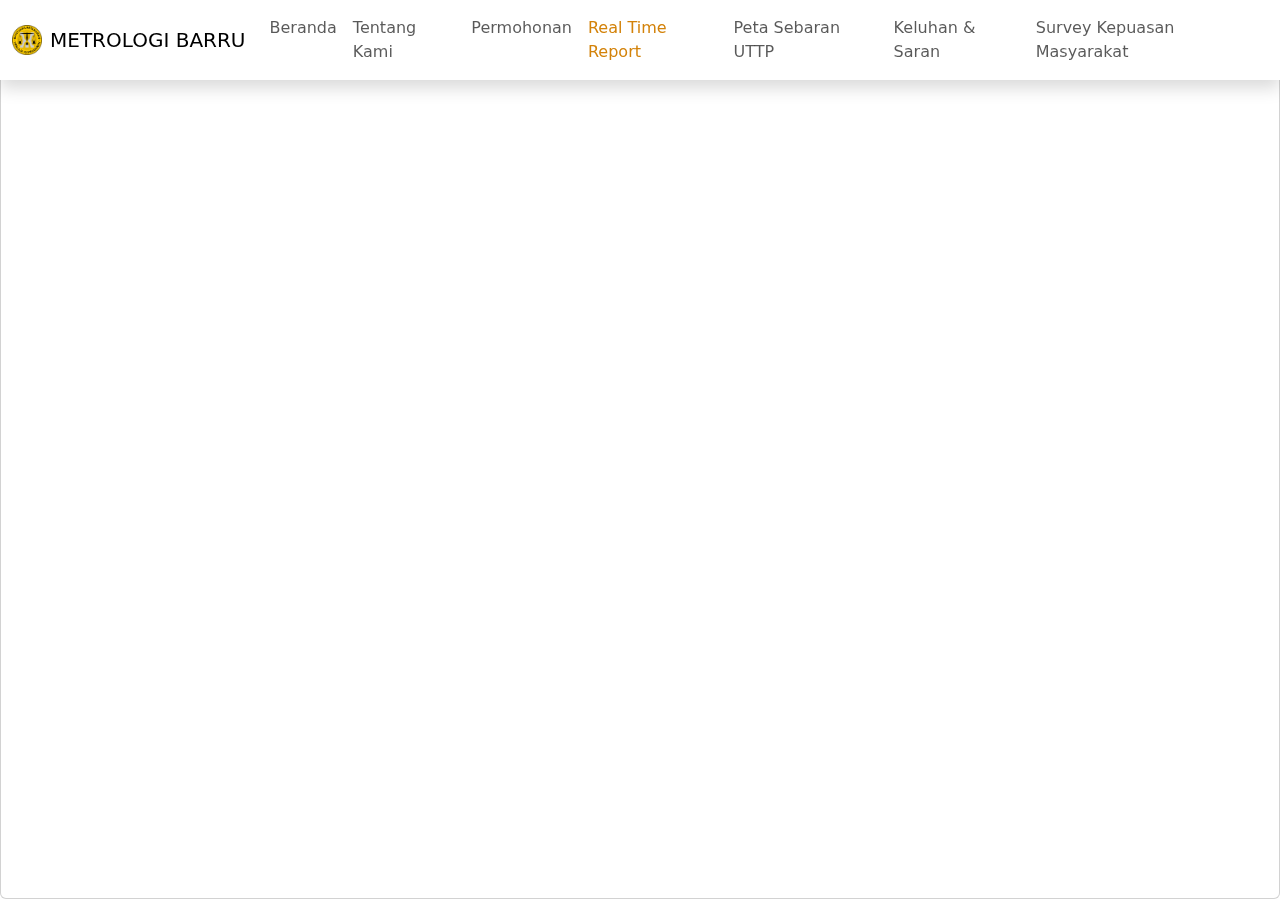
<file: realtimereport/index.html>
<!DOCTYPE html>
<html lang="en">

<head>
    <meta charset="UTF-8">
    <meta name="viewport" content="width=device-width, initial-scale=1.0">
    <title>Real Time Report</title>
    <link rel="shortcut icon" href="/metrologi.png" type="image/x-icon">
    <link rel="stylesheet" href="/bootstrap.min.css">
    <link rel="stylesheet" href="/style.css">
    <link rel="stylesheet" href="/remixicon.css">

    <style>
        body {
            padding: 0px !important;
            margin: 0px !important;
            max-height: 100dvh !important;
        }
    </style>
</head>

<body class="p-0 m-0">
    <!-- Navbar -->
    <nav class="navbar navbar-expand-xl bg-white shadow w-100" style="z-index: 9999; position: fixed; top: 0px;">
        <div class="container-fluid">
            <a class="navbar-brand d-flex align-items-center gap-2" href="#">
                <img src="/metrologi.png" alt="" style="height: 30px; width: 30px; object-fit: contain;">
                METROLOGI BARRU</a>
            <button class="navbar-toggler" type="button" data-bs-toggle="collapse"
                data-bs-target="#navbarSupportedContent" aria-controls="navbarSupportedContent" aria-expanded="false"
                aria-label="Toggle navigation">
                <span class="navbar-toggler-icon"></span>
            </button>

            <div class="collapse navbar-collapse" id="navbarSupportedContent">
                <ul class="navbar-nav ms-auto mb-2 mb-lg-0">
                    <li class="nav-item">
                        <a class="nav-link" aria-current="page" href="/">Beranda</a>
                    </li>
                    <li class="nav-item">
                        <a class="nav-link" aria-current="page" href="/aboutus">Tentang Kami</a>
                    </li>
                    <li class="nav-item">
                        <a class="nav-link" aria-current="page" href="/permohonan">Permohonan</a>
                    </li>
                    <li class="nav-item">
                        <a class="nav-link active" aria-current="page" href="/realtimereport">Real Time Report</a>
                    </li>
                    <li class="nav-item">
                        <a class="nav-link" aria-current="page" href="/petasebaranuttp">Peta Sebaran UTTP</a>
                    </li>
                    <li class="nav-item">
                        <a class="nav-link" aria-current="page" href="/keluhandansaran">Keluhan & Saran</a>
                    </li>
                    <li class="nav-item">
                        <a class="nav-link" aria-current="page" href="/surveykepuasanmasyarakat">Survey Kepuasan
                            Masyarakat</a>
                    </li>
                </ul>
            </div>
        </div>
    </nav>
    <!-- <div class="container pt-5">
        <div class="row mt-5">
            <div class="col-md-6 p-0 m-0">
                <img src="/report2.jpg"
                    style="max-height: 500px; width: 100%; object-fit: cover; object-position: center;" alt=""
                    srcset="">
            </div>
            <div class="col-md-6 px-3 d-flex flex-column justify-content-center">
                <h1 class="">Real Time Report</h1>
                <p class="mt-4">Lorem, ipsum dolor sit amet consectetur adipisicing elit. Qui unde soluta officiis
                    accusantium nostrum eius, at aut aliquid sed? Sint illum aliquid aspernatur doloremque voluptates
                    perferendis ut, odio reiciendis harum temporibus animi maxime eum tempore sequi velit nisi, nulla
                    aperiam.</p>
                <a class="mt-4 btn btn-outline-warning py-3 px-4 rounded-5" href="https://lookerstudio.google.com/reporting/b4fdde06-8426-4b14-9eca-77e507ba254d/page/p_cp9qi5wkod" target="_blank"><i class="ri-file-chart-2-line"></i>
                    Real Time Report</a>
            </div>
        </div>

    </div>


    <div class="mt-5 py-5" style="background-color: rgb(247, 247, 247);">
        <div class="container">
            <div class="row">
                <div class="col-md-6 px-3 d-flex flex-column justify-content-center">
                    <h1 class="">Peta Sebaran UTTP</h1>
                    <p class="mt-4">Dapatkan wawasan berharga tentang kondisi terkini sebaran UTTP di lapangan. Dengan
                        memilih salah satu opsi peta di bawah, Anda akan dibawa ke tampilan visual yang detail,
                        memungkinkan Anda untuk mengidentifikasi area-area penting dan memahami dinamika sebaran UTTP,
                        baik di lingkungan SPBU maupun di pusat-pusat perbelanjaan tradisional.</p>
                    <a class="btn btn-outline-warning mt-3 rounded-5 w-fit py-3" href="">
                        <i class="ri-gas-station-line me-2"></i>
                        Peta Sebaran di SPBU
                    </a>
                    <a class="btn btn-outline-warning mt-3 rounded-5 w-fit py-3 mb-0" href="">
                        <i class="ri-store-2-line me-2"></i>
                        Peta Sebaran di Pasar
                    </a>
                </div>
                <div class="col-md-6">
                    <div class="w-100 border rounded-4 overflow-hidden mt-5 mt-md-0">
                        <iframe class="w-100"
                            src="https://www.google.com/maps/embed?pb=!1m18!1m12!1m3!1d63648.22489953853!2d119.57311604650191!3d-4.408467694810655!2m3!1f0!2f0!3f0!3m2!1i1024!2i768!4f13.1!3m3!1m2!1s0x2dbe277d0664ba01%3A0xd0bd7e5e2dbb82ca!2sUPTD%20METROLOGI!5e0!3m2!1sid!2sid!4v1747874865512!5m2!1sid!2sid"
                            height="450" style="border:0;" allowfullscreen="" loading="lazy"
                            referrerpolicy="no-referrer-when-downgrade"></iframe>
                    </div>
                </div>
            </div>
        </div>
    </div> -->
    <div class="card p-0 m-0">
        <iframe class="w-100 pt-5 m-0" style="height: 99.7dvh;"
            src="https://lookerstudio.google.com/embed/reporting/b4fdde06-8426-4b14-9eca-77e507ba254d/page/p_cp9qi5wkod"
            frameborder="0" style="border:0" allowfullscreen
            sandbox="allow-storage-access-by-user-activation allow-scripts allow-same-origin allow-popups allow-popups-to-escape-sandbox"></iframe>
    </div>
    <script src="/bootstrap.min.js"></script>
</body>

</html>
</file>
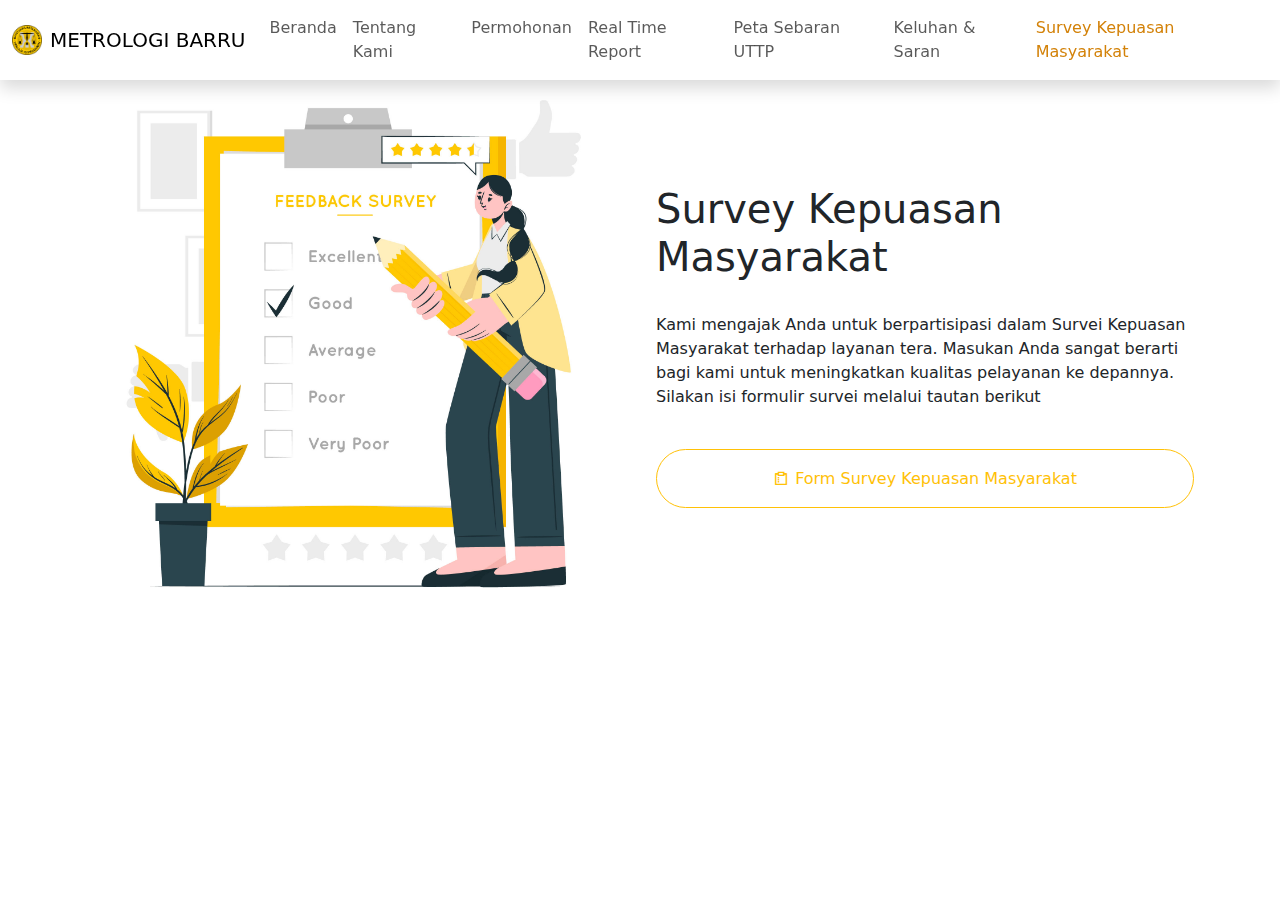
<file: surveykepuasanmasyarakat/index.html>
<!DOCTYPE html>
<html lang="en">

<head>
    <meta charset="UTF-8">
    <meta name="viewport" content="width=device-width, initial-scale=1.0">
    <title>Survey Indeks Kepuasan Masyarakat</title>
    <link rel="shortcut icon" href="/metrologi.png" type="image/x-icon">
    <link rel="stylesheet" href="/bootstrap.min.css">
    <link rel="stylesheet" href="/style.css">
    <link rel="stylesheet" href="/remixicon.css">
</head>

<body>


    <!-- Navbar -->
    <nav class="navbar navbar-expand-xl bg-white shadow w-100" style="z-index: 99; position: fixed;">
        <div class="container-fluid">
            <a class="navbar-brand d-flex align-items-center gap-2" href="#">
                <img src="/metrologi.png" alt="" style="height: 30px; width: 30px; object-fit: contain;">
                METROLOGI BARRU</a>
            <button class="navbar-toggler" type="button" data-bs-toggle="collapse"
                data-bs-target="#navbarSupportedContent" aria-controls="navbarSupportedContent" aria-expanded="false"
                aria-label="Toggle navigation">
                <span class="navbar-toggler-icon"></span>
            </button>

            <div class="collapse navbar-collapse" id="navbarSupportedContent">
                <ul class="navbar-nav ms-auto mb-2 mb-lg-0">

                    <li class="nav-item">
                        <a class="nav-link" aria-current="page" href="/">Beranda</a>
                    </li>
                    <li class="nav-item">
                        <a class="nav-link" aria-current="page" href="/aboutus">Tentang Kami</a>
                    </li>
                    <li class="nav-item">
                        <a class="nav-link" aria-current="page" href="/permohonan">Permohonan</a>
                    </li>
                    <li class="nav-item">
                        <a class="nav-link" aria-current="page" href="/realtimereport">Real Time Report</a>
                    </li>
                    <li class="nav-item">
                        <a class="nav-link" aria-current="page" href="/petasebaranuttp">Peta Sebaran UTTP</a>
                    </li>
                    <li class="nav-item">
                        <a class="nav-link" aria-current="page" href="/keluhandansaran">Keluhan & Saran</a>
                    </li>
                    <li class="nav-item">
                        <a class="nav-link active" aria-current="page" href="/surveykepuasanmasyarakat">Survey Kepuasan Masyarakat</a>
                    </li>

                </ul>
            </div>
        </div>
    </nav>

    <div class="container pt-5 mb-4">
        <div class="row mt-5">
            <div class="col-md-6 p-0 m-0 d-flex align-items-center justify-content-center">
                <img src="/feedback.jpg"
                    style="max-height: 500px; width: 100%; object-fit: cover; object-position: center;" alt="">
            </div>
            <div class="col-md-6 px-3 d-flex flex-column justify-content-center">
                <h1 class="">Survey Kepuasan Masyarakat</h1>
                <p class="mt-4">Kami mengajak Anda untuk berpartisipasi dalam Survei Kepuasan Masyarakat terhadap layanan tera. Masukan Anda sangat berarti bagi kami untuk meningkatkan kualitas pelayanan ke depannya. Silakan isi formulir survei melalui tautan berikut</p>
                <a href="https://docs.google.com/forms/d/e/1FAIpQLSe_lECS7PIweuF8vAcHTYWkIdwloWpKX3dzovSiHzDUfYk33g/viewform"
                    target="_blank" class="mt-4 btn btn-outline-warning py-3 px-4 rounded-5">
                    <i class="ri-survey-line"></i>
                    Form Survey Kepuasan Masyarakat</a>
            </div>
        </div>

    </div>
    <script src="/bootstrap.min.js"></script>
</body>

</html>
</file>
<file: style.css>
.carousel-item{
    max-height: 500px !important;
}

.carousel-item img {
    max-height: 500px;
    min-height: 500px;
    object-position: center;
    object-fit: cover;
}

.btn:hover{
    cursor: pointer;
}

.navbar .active{
    color: rgb(211, 130, 9) !important;
}
</file>
